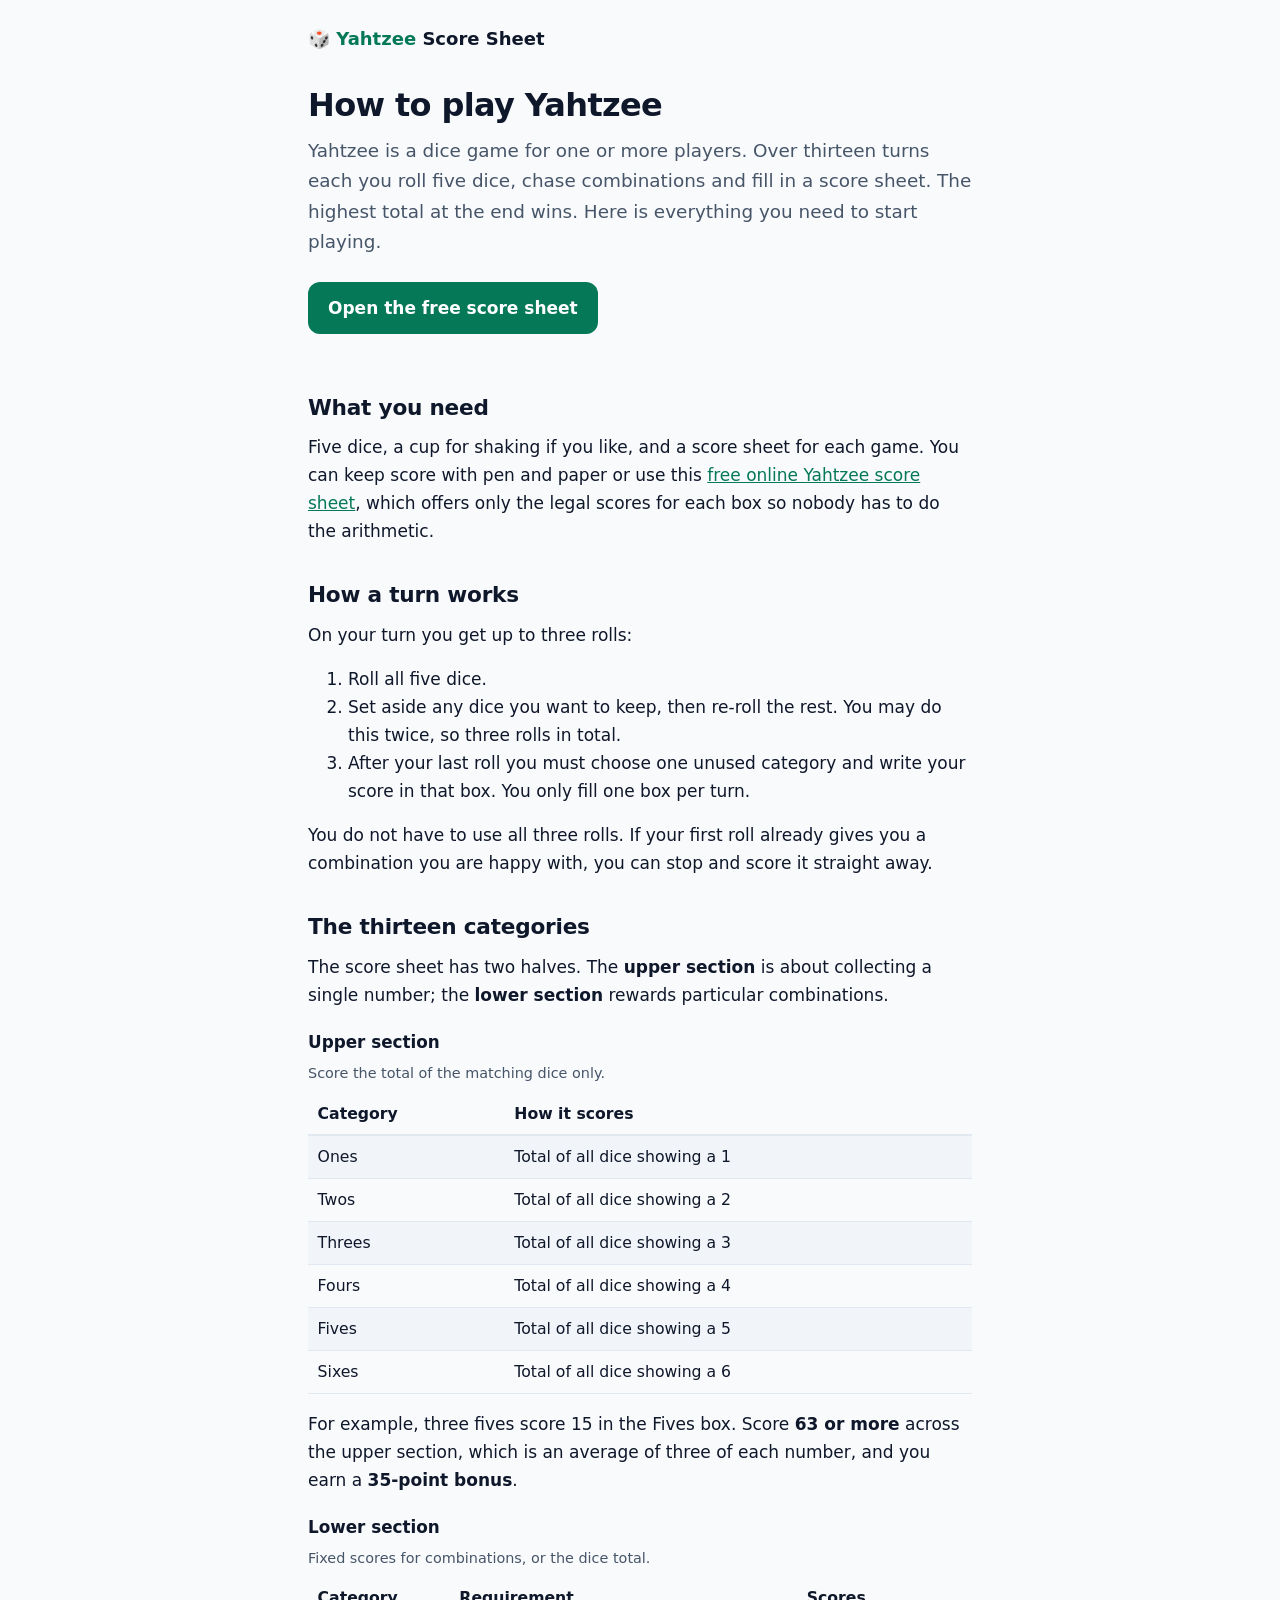
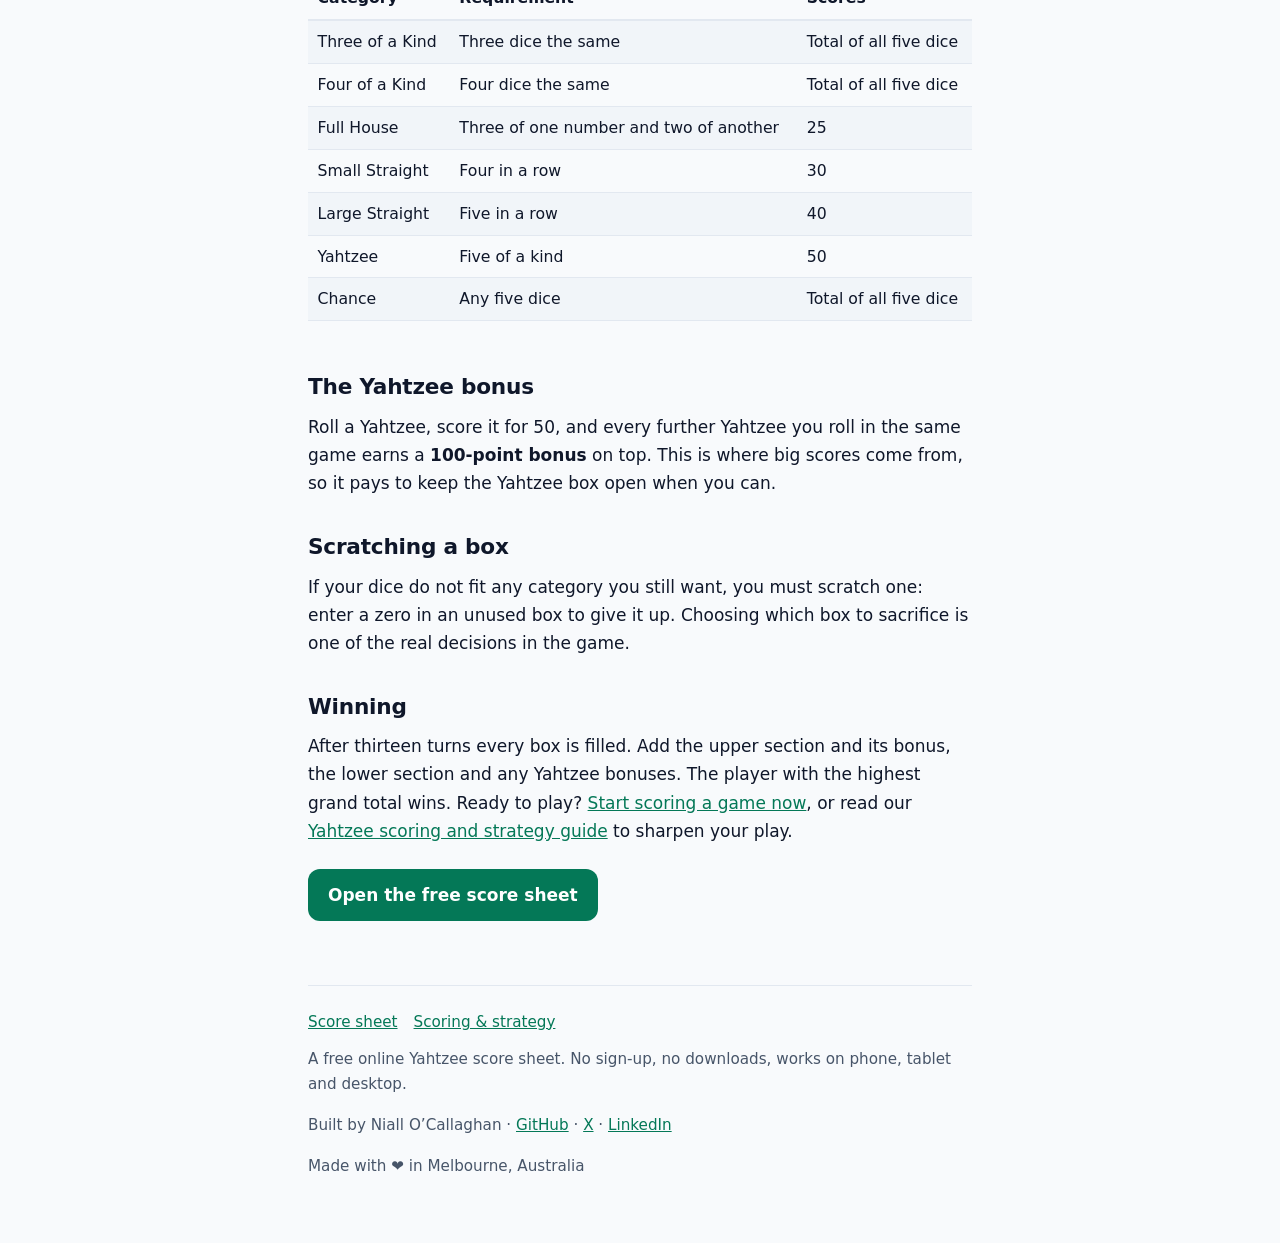
<file: rules/index.html>
<!doctype html>
<html lang="en-AU">
  <head>
    <meta charset="UTF-8" />
    <meta name="viewport" content="width=device-width, initial-scale=1.0" />
    <title>How to Play Yahtzee – Rules, Categories &amp; Scoring</title>
    <meta
      name="description"
      content="Learn how to play Yahtzee: the rules, the thirteen scoring categories, the upper-section 35-point bonus and the 100-point Yahtzee bonus. A clear, beginner-friendly guide."
    />
    <link rel="canonical" href="https://noccer.github.io/yahtzee-scoresheet/rules/" />
    <meta name="theme-color" content="#059669" />
    <link
      rel="icon"
      href="data:image/svg+xml,<svg xmlns=%22http://www.w3.org/2000/svg%22 viewBox=%220 0 100 100%22><text y=%22.9em%22 font-size=%2290%22>🎲</text></svg>"
    />
    <meta property="og:type" content="article" />
    <meta property="og:title" content="How to Play Yahtzee – Rules, Categories & Scoring" />
    <meta
      property="og:description"
      content="A clear, beginner-friendly guide to the rules of Yahtzee: how a turn works, the thirteen categories, and how the bonuses are scored."
    />
    <meta property="og:url" content="https://noccer.github.io/yahtzee-scoresheet/rules/" />
    <meta name="twitter:card" content="summary" />
    <script type="application/ld+json">
      {
        "@context": "https://schema.org",
        "@type": "HowTo",
        "name": "How to play Yahtzee",
        "description": "The rules of Yahtzee: rolling, choosing a category and scoring across thirteen boxes.",
        "step": [
          { "@type": "HowToStep", "name": "Roll the dice", "text": "On your turn, roll all five dice. You may re-roll any dice up to two more times, for three rolls in total." },
          { "@type": "HowToStep", "name": "Choose a category", "text": "After your rolls, choose one unused category and record the score the dice earn there." },
          { "@type": "HowToStep", "name": "Fill every box", "text": "The game lasts thirteen turns per player, one for each category. If the dice do not fit, scratch a box with a zero." },
          { "@type": "HowToStep", "name": "Total the scores", "text": "Add the upper section (plus the 35-point bonus at 63 or more), the lower section and any Yahtzee bonuses. The highest total wins." }
        ]
      }
    </script>
    <script>
      try {
        var t = JSON.parse(localStorage.getItem('yahtzee-scoresheet') || '{}');
        var theme = t && t.state && t.state.theme;
        if (theme === 'dark' || theme === 'light') document.documentElement.setAttribute('data-theme', theme);
      } catch (e) {}
    </script>
    <style>
      :root {
        --bg: #f8fafc; --fg: #0f172a; --muted: #475569; --border: #e2e8f0;
        --card: #ffffff; --accent: #047857; --accent-ink: #ffffff; --row: #f1f5f9;
      }
      :root[data-theme='light'] {
        --bg: #f8fafc; --fg: #0f172a; --muted: #475569; --border: #e2e8f0;
        --card: #ffffff; --accent: #047857; --accent-ink: #ffffff; --row: #f1f5f9;
      }
      @media (prefers-color-scheme: dark) {
        :root {
          --bg: #020617; --fg: #f1f5f9; --muted: #94a3b8; --border: #1e293b;
          --card: #0f172a; --accent: #34d399; --accent-ink: #022c22; --row: #0f172a;
        }
      }
      :root[data-theme='dark'] {
        --bg: #020617; --fg: #f1f5f9; --muted: #94a3b8; --border: #1e293b;
        --card: #0f172a; --accent: #34d399; --accent-ink: #022c22; --row: #0f172a;
      }
      * { box-sizing: border-box; }
      html { -webkit-text-size-adjust: 100%; }
      body {
        margin: 0; background: var(--bg); color: var(--fg);
        font-family: system-ui, -apple-system, 'Segoe UI', Roboto, Helvetica, Arial, sans-serif;
        line-height: 1.65; font-size: 1.0625rem;
      }
      .wrap { max-width: 44rem; margin: 0 auto; padding: 1.5rem 1.25rem 3rem; }
      header.site { display: flex; align-items: center; justify-content: space-between; gap: 1rem; margin-bottom: 2rem; }
      header.site a.brand { font-weight: 800; font-size: 1.125rem; text-decoration: none; color: var(--fg); }
      header.site a.brand span { color: var(--accent); }
      h1 { font-size: 2rem; line-height: 1.2; letter-spacing: -0.02em; margin: 0 0 0.75rem; }
      h2 { font-size: 1.35rem; letter-spacing: -0.01em; margin: 2rem 0 0.5rem; }
      h3 { font-size: 1.05rem; margin: 1.25rem 0 0.35rem; }
      p, ul, ol { margin: 0 0 1rem; }
      .lede { color: var(--muted); font-size: 1.15rem; }
      a { color: var(--accent); }
      strong { font-weight: 700; }
      table { width: 100%; border-collapse: collapse; margin: 0 0 1rem; font-size: 0.98rem; }
      caption { text-align: left; color: var(--muted); font-size: 0.9rem; padding-bottom: 0.4rem; }
      th, td { text-align: left; padding: 0.5rem 0.6rem; border-bottom: 1px solid var(--border); vertical-align: top; }
      thead th { border-bottom: 2px solid var(--border); }
      tbody tr:nth-child(odd) { background: var(--row); }
      .table-scroll { overflow-x: auto; }
      .cta {
        display: inline-block; background: var(--accent); color: var(--accent-ink);
        font-weight: 700; text-decoration: none; padding: 0.75rem 1.25rem;
        border-radius: 0.75rem; margin: 0.5rem 0 1.5rem;
      }
      footer.site { margin-top: 2.5rem; padding-top: 1.5rem; border-top: 1px solid var(--border); color: var(--muted); font-size: 0.95rem; }
      footer.site nav { display: flex; flex-wrap: wrap; gap: 1rem; margin-bottom: 0.75rem; }
    </style>
  </head>
  <body>
    <div class="wrap">
      <header class="site">
        <a class="brand" href="../">🎲 <span>Yahtzee</span> Score Sheet</a>
      </header>

      <main>
        <h1>How to play Yahtzee</h1>
        <p class="lede">
          Yahtzee is a dice game for one or more players. Over thirteen turns each you roll five
          dice, chase combinations and fill in a score sheet. The highest total at the end wins.
          Here is everything you need to start playing.
        </p>

        <a class="cta" href="../">Open the free score sheet</a>

        <h2>What you need</h2>
        <p>
          Five dice, a cup for shaking if you like, and a score sheet for each game. You can keep
          score with pen and paper or use this <a href="../">free online Yahtzee score sheet</a>,
          which offers only the legal scores for each box so nobody has to do the arithmetic.
        </p>

        <h2>How a turn works</h2>
        <p>On your turn you get up to three rolls:</p>
        <ol>
          <li>Roll all five dice.</li>
          <li>
            Set aside any dice you want to keep, then re-roll the rest. You may do this twice, so
            three rolls in total.
          </li>
          <li>
            After your last roll you must choose one unused category and write your score in that
            box. You only fill one box per turn.
          </li>
        </ol>
        <p>
          You do not have to use all three rolls. If your first roll already gives you a
          combination you are happy with, you can stop and score it straight away.
        </p>

        <h2>The thirteen categories</h2>
        <p>
          The score sheet has two halves. The <strong>upper section</strong> is about collecting a
          single number; the <strong>lower section</strong> rewards particular combinations.
        </p>

        <h3>Upper section</h3>
        <div class="table-scroll">
          <table>
            <caption>Score the total of the matching dice only.</caption>
            <thead>
              <tr><th>Category</th><th>How it scores</th></tr>
            </thead>
            <tbody>
              <tr><td>Ones</td><td>Total of all dice showing a 1</td></tr>
              <tr><td>Twos</td><td>Total of all dice showing a 2</td></tr>
              <tr><td>Threes</td><td>Total of all dice showing a 3</td></tr>
              <tr><td>Fours</td><td>Total of all dice showing a 4</td></tr>
              <tr><td>Fives</td><td>Total of all dice showing a 5</td></tr>
              <tr><td>Sixes</td><td>Total of all dice showing a 6</td></tr>
            </tbody>
          </table>
        </div>
        <p>
          For example, three fives score 15 in the Fives box. Score <strong>63 or more</strong>
          across the upper section, which is an average of three of each number, and you earn a
          <strong>35-point bonus</strong>.
        </p>

        <h3>Lower section</h3>
        <div class="table-scroll">
          <table>
            <caption>Fixed scores for combinations, or the dice total.</caption>
            <thead>
              <tr><th>Category</th><th>Requirement</th><th>Scores</th></tr>
            </thead>
            <tbody>
              <tr><td>Three of a Kind</td><td>Three dice the same</td><td>Total of all five dice</td></tr>
              <tr><td>Four of a Kind</td><td>Four dice the same</td><td>Total of all five dice</td></tr>
              <tr><td>Full House</td><td>Three of one number and two of another</td><td>25</td></tr>
              <tr><td>Small Straight</td><td>Four in a row</td><td>30</td></tr>
              <tr><td>Large Straight</td><td>Five in a row</td><td>40</td></tr>
              <tr><td>Yahtzee</td><td>Five of a kind</td><td>50</td></tr>
              <tr><td>Chance</td><td>Any five dice</td><td>Total of all five dice</td></tr>
            </tbody>
          </table>
        </div>

        <h2>The Yahtzee bonus</h2>
        <p>
          Roll a Yahtzee, score it for 50, and every further Yahtzee you roll in the same game
          earns a <strong>100-point bonus</strong> on top. This is where big scores come from, so
          it pays to keep the Yahtzee box open when you can.
        </p>

        <h2>Scratching a box</h2>
        <p>
          If your dice do not fit any category you still want, you must scratch one: enter a zero
          in an unused box to give it up. Choosing which box to sacrifice is one of the real
          decisions in the game.
        </p>

        <h2>Winning</h2>
        <p>
          After thirteen turns every box is filled. Add the upper section and its bonus, the lower
          section and any Yahtzee bonuses. The player with the highest grand total wins. Ready to
          play? <a href="../">Start scoring a game now</a>, or read our
          <a href="../scoring-strategy/">Yahtzee scoring and strategy guide</a> to sharpen your play.
        </p>

        <a class="cta" href="../">Open the free score sheet</a>
      </main>

      <footer class="site">
        <nav>
          <a href="../">Score sheet</a>
          <a href="../scoring-strategy/">Scoring &amp; strategy</a>
        </nav>
        <p>A free online Yahtzee score sheet. No sign-up, no downloads, works on phone, tablet and desktop.</p>
        <p>
          Built by Niall O&rsquo;Callaghan &middot;
          <a href="https://github.com/noccer" target="_blank" rel="noopener noreferrer">GitHub</a> &middot;
          <a href="https://x.com/noccer" target="_blank" rel="noopener noreferrer">X</a> &middot;
          <a href="https://www.linkedin.com/in/niall-o-callaghan-webdev" target="_blank" rel="noopener noreferrer">LinkedIn</a>
        </p>
        <p>Made with ❤️ in Melbourne, Australia</p>
      </footer>
    </div>
  </body>
</html>
</file>
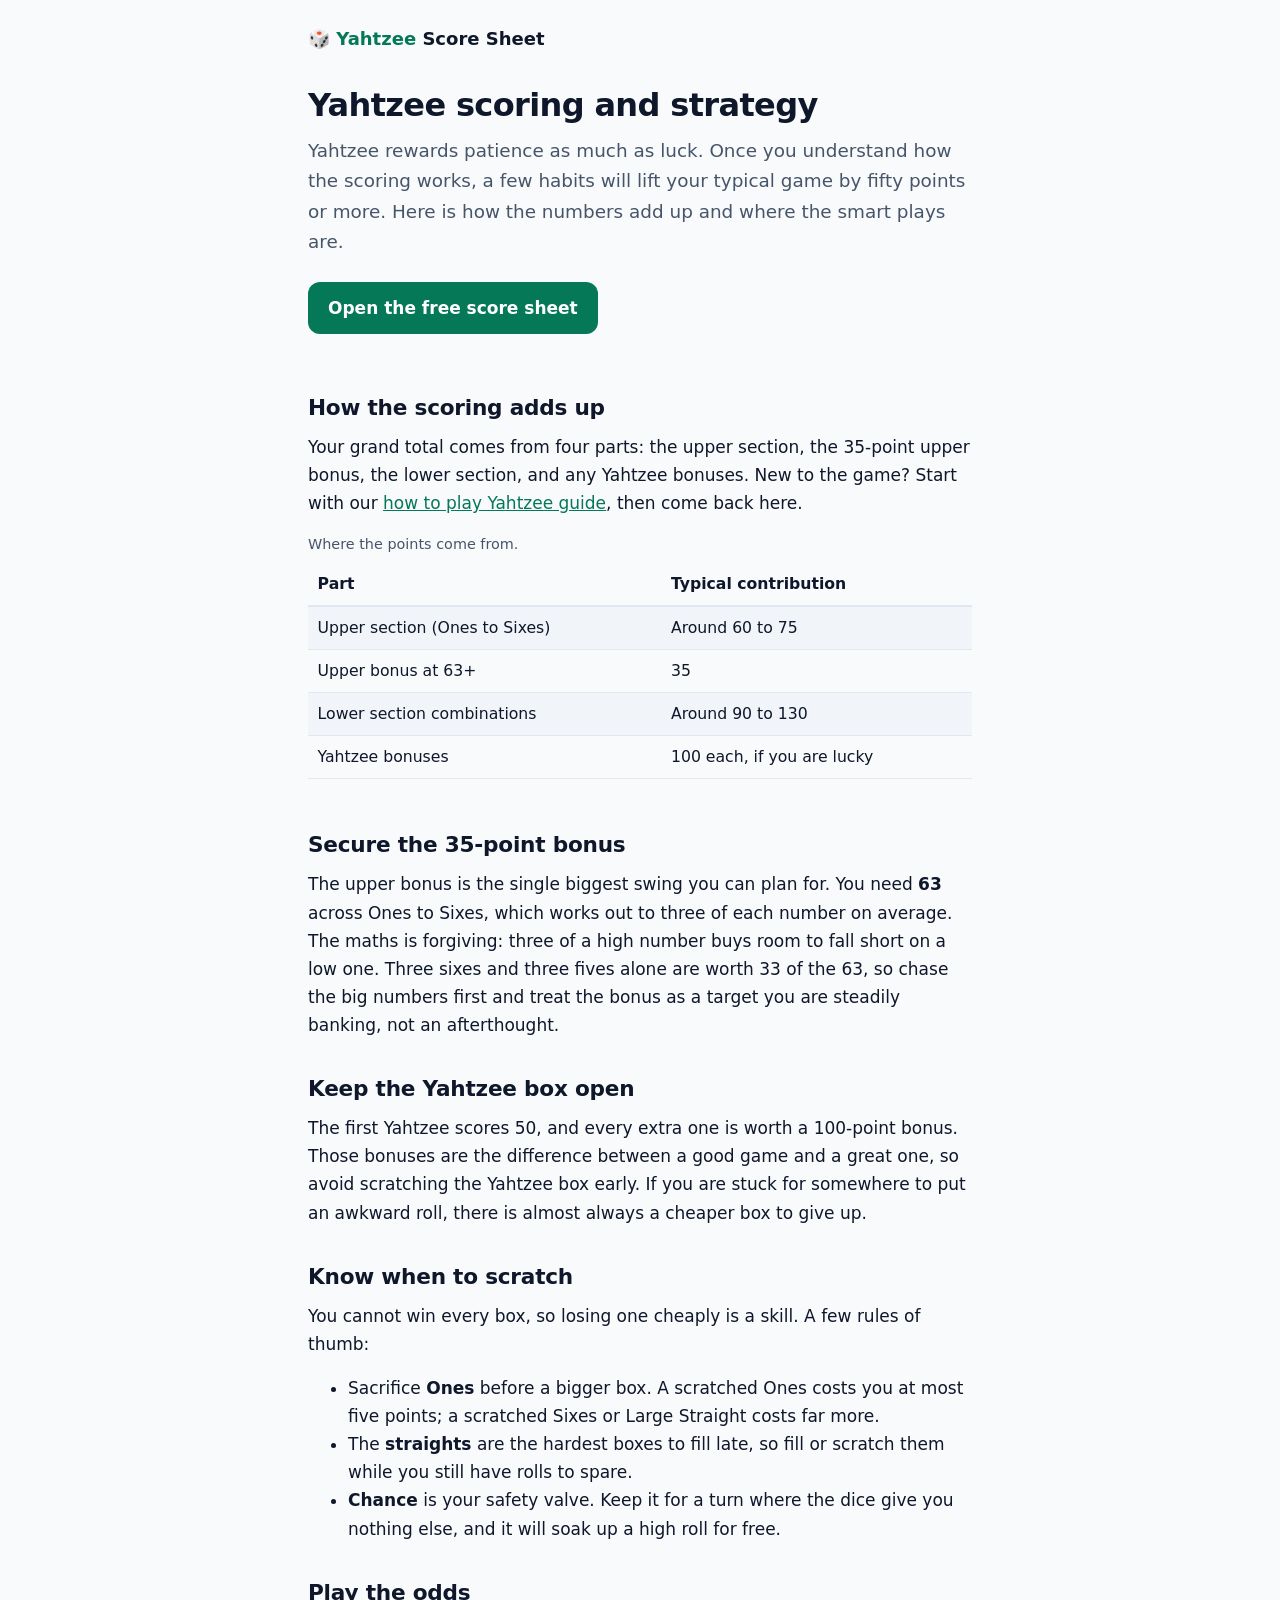
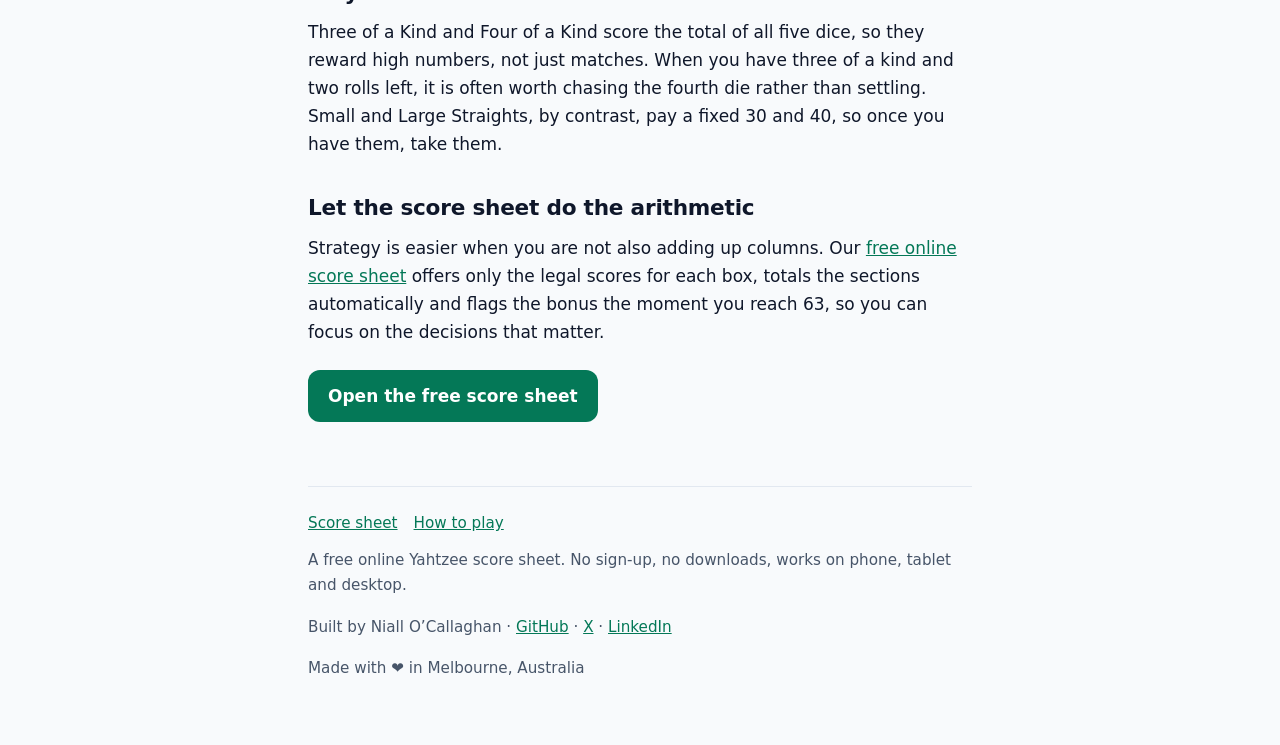
<file: scoring-strategy/index.html>
<!doctype html>
<html lang="en-AU">
  <head>
    <meta charset="UTF-8" />
    <meta name="viewport" content="width=device-width, initial-scale=1.0" />
    <title>Yahtzee Scoring &amp; Strategy – Tips to Score Higher</title>
    <meta
      name="description"
      content="How Yahtzee scoring works and the strategy behind it: securing the 35-point upper bonus, when to scratch, keeping the Yahtzee box open and playing the odds to score higher."
    />
    <link rel="canonical" href="https://noccer.github.io/yahtzee-scoresheet/scoring-strategy/" />
    <meta name="theme-color" content="#059669" />
    <link
      rel="icon"
      href="data:image/svg+xml,<svg xmlns=%22http://www.w3.org/2000/svg%22 viewBox=%220 0 100 100%22><text y=%22.9em%22 font-size=%2290%22>🎲</text></svg>"
    />
    <meta property="og:type" content="article" />
    <meta property="og:title" content="Yahtzee Scoring & Strategy – Tips to Score Higher" />
    <meta
      property="og:description"
      content="How Yahtzee scoring works and the strategy behind it: the upper bonus, when to scratch, and playing the odds."
    />
    <meta property="og:url" content="https://noccer.github.io/yahtzee-scoresheet/scoring-strategy/" />
    <meta name="twitter:card" content="summary" />
    <script type="application/ld+json">
      {
        "@context": "https://schema.org",
        "@type": "FAQPage",
        "mainEntity": [
          {
            "@type": "Question",
            "name": "How do you get the bonus in Yahtzee?",
            "acceptedAnswer": { "@type": "Answer", "text": "Score 63 or more across the upper section and you earn a 35-point bonus. That is an average of three of each number, so aim to bank three of a number wherever you can." }
          },
          {
            "@type": "Question",
            "name": "What is the Yahtzee bonus worth?",
            "acceptedAnswer": { "@type": "Answer", "text": "The first Yahtzee scores 50. Every additional Yahtzee rolled in the same game earns a further 100-point bonus, provided the Yahtzee box was scored rather than scratched." }
          },
          {
            "@type": "Question",
            "name": "When should you scratch a box in Yahtzee?",
            "acceptedAnswer": { "@type": "Answer", "text": "Scratch the box you are least likely to fill well. Early on, giving up Ones or a hard combination like Large Straight often costs less than wasting a high-value box." }
          },
          {
            "@type": "Question",
            "name": "What is a good Yahtzee score?",
            "acceptedAnswer": { "@type": "Answer", "text": "Around 200 to 250 is a solid game. Scores above 300 usually depend on rolling at least one Yahtzee and picking up the 35-point upper bonus." }
          }
        ]
      }
    </script>
    <script>
      try {
        var t = JSON.parse(localStorage.getItem('yahtzee-scoresheet') || '{}');
        var theme = t && t.state && t.state.theme;
        if (theme === 'dark' || theme === 'light') document.documentElement.setAttribute('data-theme', theme);
      } catch (e) {}
    </script>
    <style>
      :root {
        --bg: #f8fafc; --fg: #0f172a; --muted: #475569; --border: #e2e8f0;
        --card: #ffffff; --accent: #047857; --accent-ink: #ffffff; --row: #f1f5f9;
      }
      :root[data-theme='light'] {
        --bg: #f8fafc; --fg: #0f172a; --muted: #475569; --border: #e2e8f0;
        --card: #ffffff; --accent: #047857; --accent-ink: #ffffff; --row: #f1f5f9;
      }
      @media (prefers-color-scheme: dark) {
        :root {
          --bg: #020617; --fg: #f1f5f9; --muted: #94a3b8; --border: #1e293b;
          --card: #0f172a; --accent: #34d399; --accent-ink: #022c22; --row: #0f172a;
        }
      }
      :root[data-theme='dark'] {
        --bg: #020617; --fg: #f1f5f9; --muted: #94a3b8; --border: #1e293b;
        --card: #0f172a; --accent: #34d399; --accent-ink: #022c22; --row: #0f172a;
      }
      * { box-sizing: border-box; }
      html { -webkit-text-size-adjust: 100%; }
      body {
        margin: 0; background: var(--bg); color: var(--fg);
        font-family: system-ui, -apple-system, 'Segoe UI', Roboto, Helvetica, Arial, sans-serif;
        line-height: 1.65; font-size: 1.0625rem;
      }
      .wrap { max-width: 44rem; margin: 0 auto; padding: 1.5rem 1.25rem 3rem; }
      header.site { display: flex; align-items: center; justify-content: space-between; gap: 1rem; margin-bottom: 2rem; }
      header.site a.brand { font-weight: 800; font-size: 1.125rem; text-decoration: none; color: var(--fg); }
      header.site a.brand span { color: var(--accent); }
      h1 { font-size: 2rem; line-height: 1.2; letter-spacing: -0.02em; margin: 0 0 0.75rem; }
      h2 { font-size: 1.35rem; letter-spacing: -0.01em; margin: 2rem 0 0.5rem; }
      h3 { font-size: 1.05rem; margin: 1.25rem 0 0.35rem; }
      p, ul, ol { margin: 0 0 1rem; }
      .lede { color: var(--muted); font-size: 1.15rem; }
      a { color: var(--accent); }
      strong { font-weight: 700; }
      table { width: 100%; border-collapse: collapse; margin: 0 0 1rem; font-size: 0.98rem; }
      caption { text-align: left; color: var(--muted); font-size: 0.9rem; padding-bottom: 0.4rem; }
      th, td { text-align: left; padding: 0.5rem 0.6rem; border-bottom: 1px solid var(--border); vertical-align: top; }
      thead th { border-bottom: 2px solid var(--border); }
      tbody tr:nth-child(odd) { background: var(--row); }
      .table-scroll { overflow-x: auto; }
      .cta {
        display: inline-block; background: var(--accent); color: var(--accent-ink);
        font-weight: 700; text-decoration: none; padding: 0.75rem 1.25rem;
        border-radius: 0.75rem; margin: 0.5rem 0 1.5rem;
      }
      footer.site { margin-top: 2.5rem; padding-top: 1.5rem; border-top: 1px solid var(--border); color: var(--muted); font-size: 0.95rem; }
      footer.site nav { display: flex; flex-wrap: wrap; gap: 1rem; margin-bottom: 0.75rem; }
    </style>
  </head>
  <body>
    <div class="wrap">
      <header class="site">
        <a class="brand" href="../">🎲 <span>Yahtzee</span> Score Sheet</a>
      </header>

      <main>
        <h1>Yahtzee scoring and strategy</h1>
        <p class="lede">
          Yahtzee rewards patience as much as luck. Once you understand how the scoring works, a
          few habits will lift your typical game by fifty points or more. Here is how the numbers
          add up and where the smart plays are.
        </p>

        <a class="cta" href="../">Open the free score sheet</a>

        <h2>How the scoring adds up</h2>
        <p>
          Your grand total comes from four parts: the upper section, the 35-point upper bonus, the
          lower section, and any Yahtzee bonuses. New to the game? Start with our
          <a href="../rules/">how to play Yahtzee guide</a>, then come back here.
        </p>
        <div class="table-scroll">
          <table>
            <caption>Where the points come from.</caption>
            <thead>
              <tr><th>Part</th><th>Typical contribution</th></tr>
            </thead>
            <tbody>
              <tr><td>Upper section (Ones to Sixes)</td><td>Around 60 to 75</td></tr>
              <tr><td>Upper bonus at 63+</td><td>35</td></tr>
              <tr><td>Lower section combinations</td><td>Around 90 to 130</td></tr>
              <tr><td>Yahtzee bonuses</td><td>100 each, if you are lucky</td></tr>
            </tbody>
          </table>
        </div>

        <h2>Secure the 35-point bonus</h2>
        <p>
          The upper bonus is the single biggest swing you can plan for. You need <strong>63</strong>
          across Ones to Sixes, which works out to three of each number on average. The maths is
          forgiving: three of a high number buys room to fall short on a low one. Three sixes and
          three fives alone are worth 33 of the 63, so chase the big numbers first and treat the
          bonus as a target you are steadily banking, not an afterthought.
        </p>

        <h2>Keep the Yahtzee box open</h2>
        <p>
          The first Yahtzee scores 50, and every extra one is worth a 100-point bonus. Those
          bonuses are the difference between a good game and a great one, so avoid scratching the
          Yahtzee box early. If you are stuck for somewhere to put an awkward roll, there is almost
          always a cheaper box to give up.
        </p>

        <h2>Know when to scratch</h2>
        <p>
          You cannot win every box, so losing one cheaply is a skill. A few rules of thumb:
        </p>
        <ul>
          <li>
            Sacrifice <strong>Ones</strong> before a bigger box. A scratched Ones costs you at most
            five points; a scratched Sixes or Large Straight costs far more.
          </li>
          <li>
            The <strong>straights</strong> are the hardest boxes to fill late, so fill or scratch
            them while you still have rolls to spare.
          </li>
          <li>
            <strong>Chance</strong> is your safety valve. Keep it for a turn where the dice give
            you nothing else, and it will soak up a high roll for free.
          </li>
        </ul>

        <h2>Play the odds</h2>
        <p>
          Three of a Kind and Four of a Kind score the total of all five dice, so they reward high
          numbers, not just matches. When you have three of a kind and two rolls left, it is often
          worth chasing the fourth die rather than settling. Small and Large Straights, by
          contrast, pay a fixed 30 and 40, so once you have them, take them.
        </p>

        <h2>Let the score sheet do the arithmetic</h2>
        <p>
          Strategy is easier when you are not also adding up columns. Our
          <a href="../">free online score sheet</a> offers only the legal scores for each box,
          totals the sections automatically and flags the bonus the moment you reach 63, so you can
          focus on the decisions that matter.
        </p>

        <a class="cta" href="../">Open the free score sheet</a>
      </main>

      <footer class="site">
        <nav>
          <a href="../">Score sheet</a>
          <a href="../rules/">How to play</a>
        </nav>
        <p>A free online Yahtzee score sheet. No sign-up, no downloads, works on phone, tablet and desktop.</p>
        <p>
          Built by Niall O&rsquo;Callaghan &middot;
          <a href="https://github.com/noccer" target="_blank" rel="noopener noreferrer">GitHub</a> &middot;
          <a href="https://x.com/noccer" target="_blank" rel="noopener noreferrer">X</a> &middot;
          <a href="https://www.linkedin.com/in/niall-o-callaghan-webdev" target="_blank" rel="noopener noreferrer">LinkedIn</a>
        </p>
        <p>Made with ❤️ in Melbourne, Australia</p>
      </footer>
    </div>
  </body>
</html>
</file>
